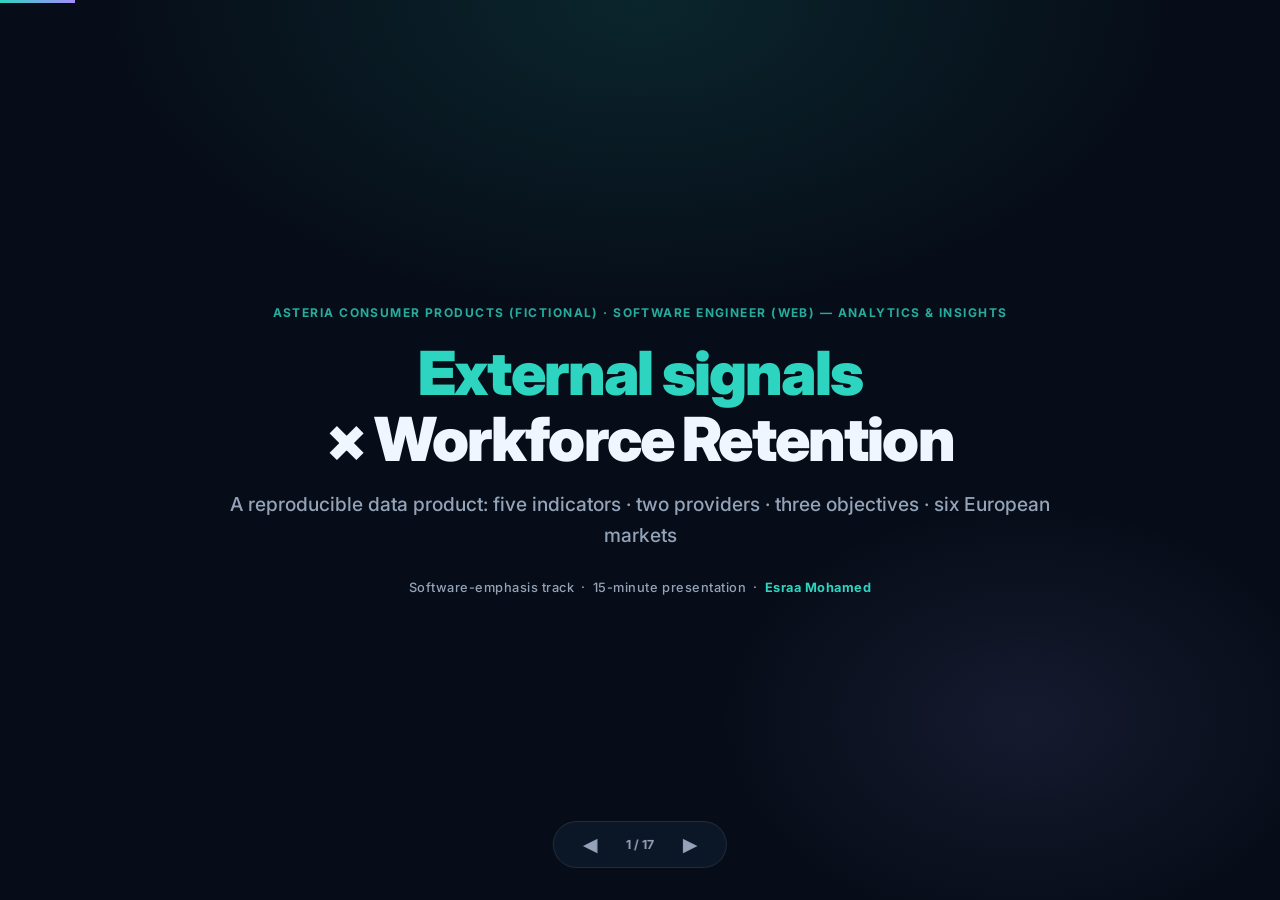
<file: presentation/slides.html>
<!DOCTYPE html>
<html lang="en">
<head>
<meta charset="UTF-8">
<meta name="viewport" content="width=device-width,initial-scale=1">
<title>Asteria Retention — Interview Presentation</title>
<link rel="preconnect" href="https://fonts.googleapis.com">
<link href="https://fonts.googleapis.com/css2?family=Inter:wght@300;400;500;600;700;800;900&display=swap" rel="stylesheet">
<style>
*, *::before, *::after { box-sizing: border-box; margin: 0; padding: 0; }

:root {
  --bg:        #060d18;
  --surface:   #0d1a2b;
  --surface2:  #112034;
  --line:      rgba(255,255,255,.09);
  --text:      #f0f6ff;
  --text2:     #94a3b8;
  --teal:      #2dd4bf;
  --teal-dim:  rgba(45,212,191,.15);
  --coral:     #ff6b5b;
  --coral-dim: rgba(255,107,91,.15);
  --amber:     #fbbf24;
  --purple:    #a78bfa;
  --blue:      #60a5fa;
}

html, body { height: 100%; overflow: hidden; }
body {
  font-family: 'Inter', system-ui, sans-serif;
  background: var(--bg);
  color: var(--text);
  user-select: none;
}

/* ── deck container ── */
#deck {
  width: 100vw;
  height: 100vh;
  position: relative;
  overflow: hidden;
}

/* ── slides ── */
.slide {
  position: absolute;
  inset: 0;
  display: flex;
  flex-direction: column;
  justify-content: center;
  align-items: flex-start;
  padding: 5vw 6vw;
  opacity: 0;
  pointer-events: none;
  transform: translateX(60px);
  transition: opacity .45s ease, transform .45s ease;
}
.slide.active {
  opacity: 1;
  pointer-events: all;
  transform: translateX(0);
}
.slide.out {
  opacity: 0;
  transform: translateX(-60px);
  transition: opacity .3s ease, transform .3s ease;
}

/* ── slide types ── */
.slide-cover { align-items: center; text-align: center; }
.slide-cover::before {
  content: '';
  position: absolute;
  inset: 0;
  background:
    radial-gradient(ellipse 60% 50% at 50% 0%, rgba(45,212,191,.12) 0%, transparent 70%),
    radial-gradient(ellipse 40% 40% at 80% 80%, rgba(167,139,250,.1) 0%, transparent 60%);
  z-index: 0;
}
.slide-cover > * { position: relative; z-index: 1; }

/* ── typography ── */
.slide-num {
  font-size: .75rem;
  font-weight: 700;
  letter-spacing: .12em;
  text-transform: uppercase;
  color: var(--teal);
  margin-bottom: 1.2rem;
  opacity: .8;
}
.part-label {
  display: inline-block;
  background: var(--teal-dim);
  color: var(--teal);
  border: 1px solid rgba(45,212,191,.3);
  border-radius: 6px;
  padding: .25rem .75rem;
  font-size: .72rem;
  font-weight: 700;
  letter-spacing: .1em;
  text-transform: uppercase;
  margin-bottom: 1rem;
}
.part-label.coral { background: var(--coral-dim); color: var(--coral); border-color: rgba(255,107,91,.3); }
.part-label.amber { background: rgba(251,191,36,.1); color: var(--amber); border-color: rgba(251,191,36,.3); }
.part-label.purple { background: rgba(167,139,250,.1); color: var(--purple); border-color: rgba(167,139,250,.3); }

h1 {
  font-size: clamp(2rem, 5vw, 3.8rem);
  font-weight: 900;
  line-height: 1.1;
  letter-spacing: -.03em;
  margin-bottom: 1rem;
}
h1 .accent { color: var(--teal); }
h2 {
  font-size: clamp(1.4rem, 3.5vw, 2.4rem);
  font-weight: 800;
  line-height: 1.2;
  letter-spacing: -.02em;
  margin-bottom: 1.2rem;
}
.sub {
  font-size: clamp(.95rem, 2vw, 1.2rem);
  color: var(--text2);
  font-weight: 500;
  line-height: 1.6;
  max-width: 72ch;
}
.meta-line {
  margin-top: 1.8rem;
  font-size: .8rem;
  color: var(--text2);
  font-weight: 500;
  letter-spacing: .04em;
}

/* ── grid layouts ── */
.two-col {
  display: grid;
  grid-template-columns: 1fr 1fr;
  gap: 1.8rem;
  width: 100%;
  margin-top: 1.2rem;
}
.three-col {
  display: grid;
  grid-template-columns: 1fr 1fr 1fr;
  gap: 1.2rem;
  width: 100%;
  margin-top: 1rem;
}
.four-col {
  display: grid;
  grid-template-columns: 1fr 1fr 1fr 1fr;
  gap: 1rem;
  width: 100%;
  margin-top: 1rem;
}

/* ── cards ── */
.card {
  background: var(--surface2);
  border: 1px solid var(--line);
  border-radius: 14px;
  padding: 1.2rem 1.4rem;
}
.card-label { font-size: .72rem; font-weight: 700; text-transform: uppercase; letter-spacing: .1em; color: var(--text2); margin-bottom: .5rem; }
.card-value { font-size: clamp(1.8rem, 3.5vw, 2.8rem); font-weight: 900; letter-spacing: -.03em; }
.card-sub { font-size: .8rem; color: var(--text2); margin-top: .3rem; font-weight: 500; }
.card.teal-border { border-color: rgba(45,212,191,.35); }
.card.coral-border { border-color: rgba(255,107,91,.4); }
.card.amber-border { border-color: rgba(251,191,36,.35); }
.card.green-border { border-color: rgba(74,222,128,.35); }

/* ── stat highlight ── */
.big-stat { font-size: clamp(3rem, 7vw, 6rem); font-weight: 900; letter-spacing: -.04em; line-height: 1; }
.big-stat.teal { color: var(--teal); }
.big-stat.coral { color: var(--coral); }
.big-stat.amber { color: var(--amber); }

/* ── table ── */
.slide-table { width: 100%; border-collapse: collapse; margin-top: 1rem; font-size: clamp(.75rem, 1.4vw, .9rem); }
.slide-table th {
  text-align: left;
  padding: .6rem .9rem;
  font-size: .7rem;
  font-weight: 700;
  text-transform: uppercase;
  letter-spacing: .09em;
  color: var(--text2);
  border-bottom: 1px solid var(--line);
}
.slide-table td {
  padding: .65rem .9rem;
  color: var(--text);
  border-bottom: 1px solid rgba(255,255,255,.04);
  vertical-align: top;
  line-height: 1.5;
}
.slide-table tr:last-child td { border-bottom: none; }
.slide-table .hit { color: #4ade80; font-weight: 700; }
.slide-table .miss { color: var(--coral); font-weight: 700; }
.slide-table code {
  background: rgba(255,255,255,.1);
  border-radius: 4px;
  padding: .1em .35em;
  font-family: ui-monospace, Consolas, monospace;
  font-size: .88em;
  color: var(--teal);
}

/* ── list ── */
.bullet-list { list-style: none; margin-top: 1rem; display: flex; flex-direction: column; gap: .7rem; }
.bullet-list li { display: flex; gap: .75rem; align-items: flex-start; font-size: clamp(.85rem, 1.5vw, 1rem); line-height: 1.55; color: var(--text2); }
.bullet-list li::before { content: '▸'; color: var(--teal); flex-shrink: 0; margin-top: .05rem; font-size: .9em; }
.bullet-list li strong { color: var(--text); font-weight: 700; }
.bullet-list li .badge {
  display: inline-block;
  border-radius: 4px;
  padding: .1em .4em;
  font-size: .78em;
  font-weight: 700;
}
.badge-teal { background: var(--teal-dim); color: var(--teal); }
.badge-coral { background: var(--coral-dim); color: var(--coral); }
.badge-amber { background: rgba(251,191,36,.12); color: var(--amber); }

/* ── code block ── */
.code-block {
  background: rgba(0,0,0,.4);
  border: 1px solid var(--line);
  border-radius: 10px;
  padding: 1rem 1.3rem;
  font-family: ui-monospace, Consolas, monospace;
  font-size: clamp(.72rem, 1.3vw, .9rem);
  color: #e2e8f0;
  line-height: 1.7;
  white-space: pre;
  overflow: auto;
  margin-top: .8rem;
}
.code-block .c-teal { color: var(--teal); }
.code-block .c-amber { color: var(--amber); }
.code-block .c-purple { color: var(--purple); }
.code-block .c-coral { color: var(--coral); }
.code-block .c-dim { color: #64748b; }

/* ── finding cards ── */
.finding { border-radius: 12px; padding: 1rem 1.2rem; border-left: 3px solid; }
.finding.hit  { background: rgba(74,222,128,.07); border-color: #4ade80; }
.finding.miss { background: var(--coral-dim); border-color: var(--coral); }
.finding.info { background: rgba(96,165,250,.07); border-color: var(--blue); }
.finding.non  { background: rgba(251,191,36,.07); border-color: var(--amber); }
.finding-title { font-size: .88rem; font-weight: 800; color: var(--text); margin-bottom: .3rem; }
.finding-body  { font-size: .8rem; color: var(--text2); line-height: 1.55; }

/* ── diagram boxes ── */
.pipeline {
  display: flex;
  align-items: center;
  gap: .5rem;
  flex-wrap: wrap;
  margin-top: 1rem;
}
.pipe-box {
  background: var(--surface2);
  border: 1px solid var(--line);
  border-radius: 9px;
  padding: .6rem 1rem;
  font-size: .78rem;
  font-weight: 700;
  color: var(--text);
  text-align: center;
}
.pipe-box.active-box { border-color: rgba(45,212,191,.4); color: var(--teal); background: var(--teal-dim); }
.pipe-arrow { color: var(--text2); font-size: 1.1rem; font-weight: 300; }

/* ── nav ── */
#nav {
  position: fixed;
  bottom: 2rem;
  left: 50%;
  transform: translateX(-50%);
  display: flex;
  align-items: center;
  gap: 1rem;
  background: rgba(13,26,43,.85);
  border: 1px solid var(--line);
  border-radius: 50px;
  padding: .6rem 1.4rem;
  backdrop-filter: blur(10px);
  z-index: 100;
}
#nav button {
  background: none;
  border: none;
  color: var(--text2);
  cursor: pointer;
  font-size: 1.2rem;
  padding: .1rem .4rem;
  border-radius: 6px;
  transition: color .2s, background .2s;
}
#nav button:hover { color: var(--text); background: rgba(255,255,255,.08); }
#slide-counter {
  font-size: .78rem;
  font-weight: 700;
  color: var(--text2);
  min-width: 5ch;
  text-align: center;
}
#progress-bar {
  position: fixed;
  top: 0;
  left: 0;
  height: 3px;
  background: linear-gradient(90deg, var(--teal), var(--purple));
  transition: width .4s ease;
  z-index: 200;
}

/* ── part divider ── */
.part-divider {
  background: var(--surface);
  border-left: 4px solid var(--teal);
  border-radius: 0 12px 12px 0;
  padding: .5rem 1.2rem;
  font-size: .75rem;
  font-weight: 700;
  letter-spacing: .08em;
  text-transform: uppercase;
  color: var(--teal);
  margin-bottom: 1.2rem;
  display: inline-block;
}
.part-divider.coral { border-color: var(--coral); color: var(--coral); }
.part-divider.amber { border-color: var(--amber); color: var(--amber); }
.part-divider.purple { border-color: var(--purple); color: var(--purple); }

/* ── separator ── */
hr.slide-hr { border: none; border-top: 1px solid var(--line); margin: 1rem 0; }
</style>
</head>
<body>

<div id="progress-bar"></div>
<div id="deck"></div>

<nav id="nav" aria-label="Slide navigation">
  <button id="btn-prev" aria-label="Previous slide">◀</button>
  <span id="slide-counter">1 / 1</span>
  <button id="btn-next" aria-label="Next slide">▶</button>
</nav>

<script>
const SLIDES = [

// ── 00 Cover ──────────────────────────────────────────────────────────────────
{type:'cover', html:`
<div class="slide-num">Asteria Consumer Products (fictional) · Software Engineer (Web) — Analytics & Insights</div>
<h1><span class="accent">External signals</span><br>× Workforce Retention</h1>
<p class="sub">A reproducible data product: five indicators · two providers · three objectives · six European markets</p>
<p class="meta-line">Software-emphasis track &nbsp;·&nbsp; 15-minute presentation &nbsp;·&nbsp; <strong style="color:var(--teal)">Esraa Mohamed</strong></p>
`},

// ── 01 The Question ───────────────────────────────────────────────────────────
{html:`
<div class="part-divider">Part 1 · Problem refinement · 3 min</div>
<h2>The question leaders asked</h2>
<p class="sub" style="margin-bottom:1.2rem">Can public labour-market and macroeconomic signals add useful context to our three retention objectives across six European markets?</p>
<div class="three-col">
  <div class="card teal-border">
    <div class="card-label">Objective 1</div>
    <div style="font-size:1.05rem;font-weight:800;color:var(--teal)">New-hire 6M retention</div>
    <div class="card-sub">Target ≥ 86%</div>
  </div>
  <div class="card coral-border">
    <div class="card-label">Objective 2</div>
    <div style="font-size:1.05rem;font-weight:800;color:var(--coral)">Senior-hire 12M retention</div>
    <div class="card-sub">Target ≥ 90%</div>
  </div>
  <div class="card teal-border">
    <div class="card-label">Objective 3</div>
    <div style="font-size:1.05rem;font-weight:800;color:var(--teal)">Regretted turnover 12M</div>
    <div class="card-sub">Target ≤ 7.5%</div>
  </div>
</div>
<ul class="bullet-list" style="margin-top:1.2rem">
  <li><strong>Deliverable:</strong> a reproducible data pipeline + an interactive dashboard</li>
  <li><strong>Track:</strong> software emphasis — depth over breadth; tradeoffs documented</li>
  <li><strong>Scope principle:</strong> one coherent vertical slice, runnable end-to-end, with everything left out stated explicitly</li>
</ul>
`},

// ── 02 Narrowing decisions ─────────────────────────────────────────────────────
{html:`
<div class="part-divider">Part 1 · Problem refinement</div>
<h2>How I narrowed the brief</h2>
<p class="sub" style="margin-bottom:.8rem">Every ambiguity below was written down <em>before</em> any code was written, with the consequence of each choice.</p>
<table class="slide-table">
  <thead><tr><th>Ambiguity</th><th>My decision</th><th>Consequence</th></tr></thead>
  <tbody>
    <tr><td>Who is a "senior hire"?</td><td><code>career_level == "Senior Leader"</code> only</td><td>Manager and Sr Mgmt excluded; documented risk ≤10 rows</td></tr>
    <tr><td>"Sr Mgmt" (10 rows)</td><td>Kept as own category, flagged, not merged</td><td>Could understate denominator by 0.4% — stated openly</td></tr>
    <tr><td>Immature cohorts (hired &lt; N months ago)</td><td>Excluded from denominator, not counted as failure</td><td>Appear in <code>immature</code> count on every metric result</td></tr>
    <tr><td>Turnover denominator</td><td>Average headcount: (start + end) ÷ 2</td><td>Standard auditable proxy; off if headcount is non-linear</td></tr>
    <tr><td>Blank <code>regretted_exit</code></td><td>Not counted as regretted; reported as "unknown_regret"</td><td>Never inflates or deflates rate silently</td></tr>
    <tr><td>Dirty rows (unknown country, duplicates)</td><td>Flagged, never deleted</td><td>Visible in quality report; exclusions always auditable</td></tr>
    <tr><td>Frequency mixing (monthly vs quarterly)</td><td>Monthly → quarterly mean; never forward-filled</td><td>Prevents one quarterly reading appearing as 3 monthly ones</td></tr>
  </tbody>
</table>
`},

// ── 03 Scope cuts ──────────────────────────────────────────────────────────────
{html:`
<div class="part-divider">Part 1 · Problem refinement</div>
<h2>Deliberate scope cuts</h2>
<p class="sub">A deliberate cut with a written reason is stronger evidence than an unfinished broad solution.</p>
<div class="two-col" style="margin-top:1.2rem">
  <div class="card">
    <div class="card-label" style="color:var(--coral)">❌ Not built</div>
    <ul class="bullet-list" style="margin-top:.5rem">
      <li><strong>Attrition prediction model</strong> — brief asks for association, not prediction; small synthetic data is a poor basis for a model presented as decision-ready</li>
      <li><strong>Power BI .pbix deliverable</strong> — HTML dashboard chosen; versionable, testable with the same toolchain, no proprietary app needed for review</li>
      <li><strong>Live API in CI tests</strong> — tests use checked-in replay fixtures; deterministic and network-independent</li>
    </ul>
  </div>
  <div class="card teal-border">
    <div class="card-label" style="color:var(--teal)">✅ One command, end-to-end</div>
    <div class="code-block" style="margin-top:.5rem"><span class="c-dim"># Install once</span>
pip install -e ".[dev]"

<span class="c-dim"># Run everything</span>
python -m asteria_retention run \
  --source fixtures

<span class="c-dim"># Then open in browser</span>
dashboard/index.html</div>
  </div>
</div>
`},

// ── 04 Pipeline overview ───────────────────────────────────────────────────────
{html:`
<div class="part-divider coral">Part 2 · Architecture, lineage, reliability · 5 min</div>
<h2>Pipeline stages</h2>
<div class="pipeline">
  <div class="pipe-box active-box">Research</div><div class="pipe-arrow">→</div>
  <div class="pipe-box active-box">Ingest</div><div class="pipe-arrow">→</div>
  <div class="pipe-box active-box">Curate</div><div class="pipe-arrow">→</div>
  <div class="pipe-box active-box">Analyse</div><div class="pipe-arrow">→</div>
  <div class="pipe-box active-box">Explain</div>
</div>
<div class="two-col" style="margin-top:1.2rem">
  <div>
    <div class="code-block"><span class="c-dim">## Data sources</span>
data/raw/                 <span class="c-dim"># HR CSV (SHA-256 verified)</span>
data/external_raw/        <span class="c-dim"># live API snapshots</span>
data/fixtures/            <span class="c-dim"># offline replay (no network)</span>

<span class="c-dim">## Providers</span>
<span class="c-teal">Eurostat</span>  →  3 indicators (M, Q)
<span class="c-amber">World Bank</span> →  2 indicators (A)</div>
  </div>
  <div>
    <ul class="bullet-list">
      <li><strong>5 indicators</strong> across 2 providers — 4 lenses: labour supply · demand · cost-of-living · economic cycle</li>
      <li><strong>6 countries</strong>: BG, GR, IE, IT, PL, RO</li>
      <li><strong>3 objectives</strong>: cohort retention (×2) + workforce turnover</li>
      <li><strong>~3 years</strong> of history in fixtures; full history on live run</li>
    </ul>
  </div>
</div>
`},

// ── 05 Adapter boundary ────────────────────────────────────────────────────────
{html:`
<div class="part-divider coral">Part 2 · Architecture</div>
<h2>Adapter boundary — the key software decision</h2>
<p class="sub">Only one module per provider knows that provider's API. Adding a third provider = one new file.</p>
<div class="two-col" style="margin-top:1rem">
  <div class="code-block"><span class="c-dim">## Module responsibility</span>

<span class="c-teal">eurostat_client.py</span>
  - API URL pattern
  - "EL" → "GR" geo translation
  - dataset codes (une_rt_m, etc.)
  - prefer{} fallback for schema changes

<span class="c-amber">worldbank_client.py</span>
  - ISO-3 country codes (GRC, ROU…)
  - WB URL format & pagination
  - annual value parsing

<span class="c-purple">ingestion/service.py</span>
  - dispatcher: reads provider from config
  - picks the right client
  - isolates failures per indicator</div>
  <div>
    <div class="card" style="margin-bottom:1rem">
      <div class="card-label">Greece geo alias — handled once</div>
      <div class="code-block" style="margin-top:.4rem">COUNTRIES = {
  <span class="c-teal">"GR"</span>: Country(
    iso2=<span class="c-teal">"GR"</span>, eurostat_geo=<span class="c-amber">"EL"</span>
  ),
  ...
}</div>
    </div>
    <div class="card">
      <div class="card-label">Domain layer never sees provider names</div>
      <div style="font-size:.82rem;color:var(--text2);margin-top:.4rem">
        <code>retention_metrics.py</code>, <code>temporal_alignment.py</code>, and
        the dashboard <strong>have no import of any ingestion module</strong>.
        The boundary is enforced by the package structure.
      </div>
    </div>
  </div>
</div>
`},

// ── 06 Reliability ─────────────────────────────────────────────────────────────
{html:`
<div class="part-divider coral">Part 2 · Architecture</div>
<h2>Reliability choices</h2>
<div class="two-col" style="margin-top:1rem">
  <table class="slide-table">
    <thead><tr><th>Concern</th><th>Implementation</th></tr></thead>
    <tbody>
      <tr><td><strong>Network failure</strong></td><td>Retries with exponential backoff; failed indicator logs a warning and continues — does not abort the run</td></tr>
      <tr><td><strong>Offline review</strong></td><td>Bundled replay fixtures for all 5 indicators; <code>--source fixtures</code> = fully deterministic, no network</td></tr>
      <tr><td><strong>Future data leakage</strong></td><td>Every observation carries <code>available_from = period_end + lag_days</code>; as-of join only uses values where <code>available_from ≤ eval_date</code></td></tr>
      <tr><td><strong>Frequency integrity</strong></td><td>Monthly values never forward-filled into fake monthly rows; each observation keeps its native period label</td></tr>
      <tr><td><strong>Stale values</strong></td><td>Each indicator has <code>max_age_days</code>; too-old observations excluded from the association panel</td></tr>
      <tr><td><strong>API schema change</strong></td><td><code>prefer{}</code> fallback in config accepts both old and new Eurostat dimension codes</td></tr>
    </tbody>
  </table>
  <div>
    <div class="code-block"><span class="c-dim"># anti-leakage assertion (temporal_alignment.py)</span>
def assert_no_future_information(joined):
    bad = joined[
        joined[<span class="c-teal">"ind_available_from"</span>]
        > joined[<span class="c-teal">"eval_date"</span>]
    ]
    if not bad.empty:
        raise ContractViolation(<span class="c-amber">
          f"Future info in {len(bad)} rows"</span>
        )</div>
    <div style="margin-top:.8rem;font-size:.8rem;color:var(--text2)">
      This assertion runs on every pipeline run. It cannot be skipped.
      If it fails, the run aborts with a clear error.
    </div>
  </div>
</div>
`},

// ── 07 Quality ────────────────────────────────────────────────────────────────
{html:`
<div class="part-divider coral">Part 2 · Architecture</div>
<h2>Quality and lineage — 0 rows deleted</h2>
<div class="two-col" style="margin-top:1rem">
  <div>
    <p class="sub" style="font-size:.9rem;margin-bottom:.8rem">Every problem is flagged and kept. The <code>is_clean_for_analysis</code> boolean is the single gate used by all three objectives.</p>
    <table class="slide-table">
      <thead><tr><th>Flag</th><th>Severity</th></tr></thead>
      <tbody>
        <tr><td><code>unknown_country_code</code></td><td style="color:var(--coral)">Blocking</td></tr>
        <tr><td><code>duplicate_employee_id</code></td><td style="color:var(--coral)">Blocking</td></tr>
        <tr><td><code>missing_hire_date</code></td><td style="color:var(--coral)">Blocking</td></tr>
        <tr><td><code>nonstandard_career_level_kept_separate</code></td><td style="color:var(--amber)">Info</td></tr>
        <tr><td><code>termination_missing_type</code></td><td style="color:var(--amber)">Info</td></tr>
        <tr><td><code>unknown_regret</code></td><td style="color:var(--amber)">Info</td></tr>
      </tbody>
    </table>
  </div>
  <div>
    <div class="card" style="margin-bottom:.8rem">
      <div class="card-label">Lineage chain</div>
      <div class="code-block" style="margin-top:.4rem">data/raw/employee_lifecycle_events.csv
    ↓  curate/canonicalize.py
data/curated/canonical_events.csv
    ↓  domain/retention_metrics.py
data/curated/fact_objective_series.csv
    ↓  reporting/dashboard_data.py
dashboard/index.html  (embedded JSON)</div>
    </div>
    <div class="card">
      <div class="card-label">SQL cross-check (DuckDB)</div>
      <div style="font-size:.82rem;color:var(--text2);margin-top:.4rem">Independently recomputes <code>NEW_HIRE_6M</code> in SQL. Must match pandas exactly or the run fails. SQL and pandas cannot both be wrong the same way.</div>
    </div>
  </div>
</div>
`},

// ── 08 Tests ──────────────────────────────────────────────────────────────────
{html:`
<div class="part-divider coral">Part 2 · Architecture</div>
<h2>6 tests — all passing</h2>
<table class="slide-table" style="margin-top:.8rem">
  <thead><tr><th>Test</th><th>What it guards</th></tr></thead>
  <tbody>
    <tr><td><code>test_manifest_verification</code></td><td>Input files have correct SHA-256 before any processing starts</td></tr>
    <tr><td><code>test_events_curation_clean_flags</code></td><td>Country aliasing (EL→GR, ROM→RO), quality flags set correctly, <code>is_clean_for_analysis</code> gate</td></tr>
    <tr><td><code>test_no_future_information_in_panel</code></td><td><code>available_from > eval_date</code> never reaches the association panel — the anti-leakage invariant</td></tr>
    <tr><td><code>test_retention_metrics_ranges</code></td><td>All metric values in [0, 1]; denominator > 0 whenever value is not None</td></tr>
    <tr><td><code>test_association_non_findings_recorded</code></td><td><code>SENIOR_HIRE_12M</code> appears with <code>insufficient_n = True</code> — explicit non-finding is documented</td></tr>
    <tr><td><code>test_sql_cross_check</code></td><td>DuckDB SQL reproduction of <code>NEW_HIRE_6M</code> matches pandas result to zero tolerance</td></tr>
  </tbody>
</table>
<div style="margin-top:1rem;font-size:.82rem;color:var(--text2)">Run with: <code style="background:rgba(255,255,255,.1);padding:.1em .4em;border-radius:4px;color:var(--teal)">pytest tests/ -v</code> &nbsp; All 6 pass in &lt;12 seconds, no network required.</div>
`},

// ── 09 Results ────────────────────────────────────────────────────────────────
{html:`
<div class="part-divider amber">Part 3 · Dashboard & findings · 4 min</div>
<h2>Results vs targets</h2>
<div class="three-col" style="margin-top:1rem">
  <div class="card teal-border">
    <div class="card-label">New-hire 6M retention</div>
    <div class="big-stat teal">87.1%</div>
    <div class="card-sub">Target ≥ 86% &nbsp;·&nbsp; n = 1,808 mature hires</div>
    <div style="margin-top:.6rem"><span class="badge badge-teal">✅ On target</span></div>
  </div>
  <div class="card coral-border">
    <div class="card-label">Senior-hire 12M retention</div>
    <div class="big-stat coral">78.0%</div>
    <div class="card-sub">Target ≥ 90% &nbsp;·&nbsp; n = 259 mature hires</div>
    <div style="margin-top:.6rem"><span class="badge badge-coral">❌ –12 pp gap</span></div>
  </div>
  <div class="card teal-border">
    <div class="card-label">Regretted turnover 12M</div>
    <div class="big-stat teal">5.1%</div>
    <div class="card-sub">Target ≤ 7.5% &nbsp;·&nbsp; n = 1,570</div>
    <div style="margin-top:.6rem"><span class="badge badge-teal">✅ On target</span></div>
  </div>
</div>
<p class="sub" style="margin-top:1rem;font-size:.85rem">48 Senior Leaders hired in 2025 are still within their 12-month window — excluded as immature, not counted as failures.</p>
`},

// ── 10 Finding 1 ──────────────────────────────────────────────────────────────
{html:`
<div class="part-divider amber">Part 3 · Findings</div>
<h2>Finding 1 — Senior-hire attrition is structural</h2>
<div class="two-col" style="margin-top:1rem">
  <div>
    <div class="finding miss">
      <div class="finding-title">78.0% vs ≥ 90% target — a 12 pp gap. Every country misses.</div>
      <div class="finding-body">57 of 259 mature Senior Leaders left within 12 months of joining.</div>
    </div>
    <div style="margin-top:1rem">
      <table class="slide-table">
        <thead><tr><th>Country</th><th>Rate</th><th>n</th></tr></thead>
        <tbody>
          <tr><td>Bulgaria (BG)</td><td class="miss">72.0%</td><td>50</td></tr>
          <tr><td>Poland (PL)</td><td class="miss">75.6%</td><td>45</td></tr>
          <tr><td>Ireland (IE)</td><td class="miss">79.4%</td><td>34</td></tr>
          <tr><td>Greece (GR)</td><td class="miss">79.6%</td><td>54</td></tr>
          <tr><td>Romania (RO)</td><td class="miss">80.0%</td><td>35</td></tr>
          <tr><td>Italy (IT)</td><td class="miss">82.9%</td><td>41</td></tr>
        </tbody>
      </table>
    </div>
  </div>
  <div>
    <div class="card coral-border">
      <div class="card-label">Key diagnostic: when do they leave?</div>
      <div class="big-stat coral" style="font-size:3.5rem">3.8 mo</div>
      <div class="card-sub">Median months-to-exit (mean 5.0 mo, min 0.4 mo)</div>
    </div>
    <ul class="bullet-list" style="margin-top:.8rem">
      <li><strong>Fast attrition</strong>, not late-stage departures — points to onboarding/role-fit, not long-term culture</li>
      <li>Exits spread evenly across 4 hire cohorts: 2021(17) · 2022(15) · 2023(13) · 2024(12)</li>
      <li>Of 57 leavers: 23 regretted, 33 non-regretted, 1 unknown — majority is <em>voluntary</em></li>
    </ul>
  </div>
</div>
`},

// ── 11 Finding 2 + 3 ─────────────────────────────────────────────────────────
{html:`
<div class="part-divider amber">Part 3 · Findings</div>
<h2>Findings 2 &amp; 3</h2>
<div class="two-col" style="margin-top:1rem">
  <div>
    <div class="finding info">
      <div class="finding-title">Finding 2 — Tight country consistency: only 3.7 pp spread on new-hire retention</div>
      <div class="finding-body">All 6 countries cluster tightly between 85.1% (Romania) and 88.8% (Poland). 5 of 6 countries beat the ≥ 86% target, with Romania just 0.9 pp below. New-hire onboarding is structurally solid across all European markets.</div>
    </div>
    <div class="finding hit" style="margin-top:.8rem">
      <div class="finding-title">Finding 3 — Regretted turnover is well-controlled</div>
      <div class="finding-body">5.1% overall, well below the 7.5% ceiling. Supply Chain BU lowest (4.4%), Finance highest (6.4%). All business units and countries are comfortably on target.</div>
    </div>
  </div>
  <div>
    <div class="finding non">
      <div class="finding-title">Explicit non-finding — SENIOR_HIRE_12M associations skipped</div>
      <div class="finding-body">
        Senior-hire cohorts average <strong>2–3 people per country per quarter</strong> — well below the minimum of 8 pairs for any correlation.<br><br>
        This is a structural data-density limitation, not a gap in analysis.<br><br>
        <em>A documented non-finding is better evidence than a fabricated one.</em>
      </div>
    </div>
  </div>
</div>
`},

// ── 12 Dashboard ─────────────────────────────────────────────────────────────
{html:`
<div class="part-divider amber">Part 3 · Dashboard</div>
<h2>Dashboard — four sections, one self-contained file</h2>
<div class="four-col" style="margin-top:1rem">
  <div class="card teal-border">
    <div class="card-label">01 Explore</div>
    <ul class="bullet-list" style="margin-top:.4rem">
      <li>KPI status cards</li>
      <li>Country / BU breakdown with progress bars</li>
      <li>Period range filter</li>
      <li>Cohort exclusion audit</li>
    </ul>
  </div>
  <div class="card" style="border-color:rgba(96,165,250,.35)">
    <div class="card-label">02 Understand</div>
    <ul class="bullet-list" style="margin-top:.4rem">
      <li>Canvas trend chart</li>
      <li>Retention vs external signal overlay</li>
      <li>Indicator coverage with docs links</li>
      <li>Age-to-as-of shown</li>
    </ul>
  </div>
  <div class="card" style="border-color:rgba(167,139,250,.35)">
    <div class="card-label">03 Challenge</div>
    <ul class="bullet-list" style="margin-top:.4rem">
      <li>Findings grid</li>
      <li>Full correlation table</li>
      <li>Bonferroni-corrected p values</li>
      <li>Explicit non-findings</li>
    </ul>
  </div>
  <div class="card amber-border">
    <div class="card-label">04 Trust</div>
    <ul class="bullet-list" style="margin-top:.4rem">
      <li>Quality flags + treatments</li>
      <li>Sources: licence, cadence, lag</li>
      <li>Methodology decisions</li>
      <li>Freshness / ingestion status</li>
    </ul>
  </div>
</div>
<ul class="bullet-list" style="margin-top:1rem">
  <li><strong>No server needed</strong> — single HTML file, data embedded as JSON</li>
  <li><strong>Accessible</strong> — semantic HTML, ARIA roles, skip link, keyboard-navigable tabs</li>
  <li><strong>Graceful empty states</strong> — every table handles "no data" without crashing</li>
</ul>
`},

// ── 13 AI usage ───────────────────────────────────────────────────────────────
{html:`
<div class="part-divider purple">Part 4 · Tradeoffs, AI, next steps · 3 min</div>
<h2>How I used AI — Cursor + Claude Sonnet</h2>
<div class="two-col" style="margin-top:1rem">
  <div>
    <div class="card" style="margin-bottom:.8rem">
      <div class="card-label" style="color:var(--teal)">✅ Accepted from AI</div>
      <ul class="bullet-list" style="margin-top:.4rem">
        <li>Fisher-z confidence intervals on Pearson r</li>
        <li>Within-country demeaned Pearson as a stricter test</li>
        <li>Canvas 2D chart instead of a charting library dependency</li>
      </ul>
    </div>
    <div class="card">
      <div class="card-label" style="color:var(--coral)">❌ Rejected AI suggestions</div>
      <ul class="bullet-list" style="margin-top:.4rem">
        <li>Build whole pipeline in one pass (done in verified stages instead)</li>
        <li>Merge "Sr Mgmt" into "Senior Leader" (rejected twice)</li>
        <li>Default zero-denominator to 0.0 (changed to None)</li>
      </ul>
    </div>
  </div>
  <div>
    <div class="card coral-border">
      <div class="card-label" style="color:var(--coral)">4 real bugs caught — none hidden</div>
      <ul class="bullet-list" style="margin-top:.4rem">
        <li><code>numpy.bool_</code> not <code>is</code>-comparable to Python <code>True</code></li>
        <li>Test evaluation date was inside the publication lag window</li>
        <li><code>regretted_exit</code> string → bool upcast on CSV re-read</li>
        <li>Eurostat changed <code>indic_em</code> code from JOBRATE → JVR (0 results, no error)</li>
      </ul>
    </div>
  </div>
</div>
`},

// ── 14 Tradeoffs ──────────────────────────────────────────────────────────────
{html:`
<div class="part-divider purple">Part 4 · Tradeoffs</div>
<h2>Explicit tradeoffs</h2>
<table class="slide-table" style="margin-top:1rem">
  <thead><tr><th>Decision</th><th>Alternative considered</th><th>Why I chose this</th></tr></thead>
  <tbody>
    <tr><td>HTML dashboard</td><td>Power BI .pbix</td><td>Versionable, testable in CI, no proprietary tool for reviewers</td></tr>
    <tr><td>Fixtures for CI tests</td><td>Live API in tests</td><td>Deterministic, network-independent, fast (&lt;12 s)</td></tr>
    <tr><td>Conservative publication lags</td><td>Exact Eurostat release calendar</td><td>Calendar needs network; erring cautious prevents leakage</td></tr>
    <tr><td>"Senior Leader" only for SENIOR_HIRE_12M</td><td>Include Manager / Sr Mgmt</td><td>Cannot assume equivalence without confirmation; documented risk</td></tr>
    <tr><td>Pearson + Spearman + within-country</td><td>Pearson only</td><td>Within-country demeaning is stricter; acknowledges country fixed effects</td></tr>
    <tr><td>None for zero-denominator</td><td>Return 0.0</td><td>Empty cohort ≠ 0% retention; conflating the two misrepresents the data</td></tr>
  </tbody>
</table>
<p class="sub" style="margin-top:.8rem;font-size:.82rem"><strong>Remaining risk:</strong> Publication-lag values are estimates, not verified against the live release calendar. The HICP dataset (<code>prc_hicp_manr</code>) is deprecated by Eurostat — one-line fix in <code>config.py</code>.</p>
`},

// ── 15 Next steps ─────────────────────────────────────────────────────────────
{html:`
<div class="part-divider purple">Part 4 · Next steps</div>
<h2>What's next — given more time</h2>
<div class="two-col" style="margin-top:1rem">
  <ul class="bullet-list">
    <li><strong>Run against live APIs</strong> — produce real associations with proper uncertainty bands, not fixture-run demonstrations</li>
    <li><strong>Migrate HICP to <code>prc_hicp_minr</code></strong> — Eurostat's replacement dataset; one-line change in <code>config.py</code></li>
    <li><strong>Revision detection</strong> — compare newly fetched periods against last stored value; alert on unexpected backward revisions</li>
    <li><strong>Exit-reason data</strong> — a single field (resignation / redundancy / performance) would turn the Senior Leader attrition finding from inference into evidence</li>
  </ul>
  <div>
    <div class="card">
      <div class="card-label">Production path</div>
      <div class="code-block" style="margin-top:.4rem"><span class="c-teal">ADF</span>  →  orchestration + scheduling
  ↓
<span class="c-amber">Databricks</span>
  raw layer  (landed JSON)
  curated layer  (canonical)
  gold layer  (metrics, panel)
  ↓
<span class="c-purple">Power BI</span>  →  live-refresh dashboard
  + <span class="c-teal">Key Vault</span>  for future keyed APIs
  + <span class="c-coral">Alerting</span>  on partial failure</div>
      <div style="font-size:.75rem;color:var(--text2);margin-top:.4rem">Full diagram in <code>docs/architecture.md</code></div>
    </div>
  </div>
</div>
`},

// ── 16 Closing ────────────────────────────────────────────────────────────────
{type:'cover', html:`
<div class="slide-num">Thank you</div>
<h1>Ready for <span class="accent">Q&amp;A</span></h1>
<p class="sub" style="margin-top:.8rem">The dashboard is open at <code style="color:var(--teal);background:rgba(45,212,191,.1);padding:.1em .5em;border-radius:5px">dashboard/index.html</code></p>
<p class="sub" style="margin-top:.5rem">All code, tests, and docs are in the repository — ready to navigate any function live.</p>
<div class="four-col" style="margin-top:2rem;max-width:700px">
  <div class="card teal-border" style="text-align:center">
    <div class="big-stat teal" style="font-size:2.2rem">87.1%</div>
    <div class="card-sub">New-hire 6M</div>
  </div>
  <div class="card coral-border" style="text-align:center">
    <div class="big-stat coral" style="font-size:2.2rem">78.0%</div>
    <div class="card-sub">Senior 12M</div>
  </div>
  <div class="card teal-border" style="text-align:center">
    <div class="big-stat teal" style="font-size:2.2rem">5.1%</div>
    <div class="card-sub">Turnover</div>
  </div>
  <div class="card" style="text-align:center;border-color:rgba(96,165,250,.35)">
    <div class="big-stat" style="font-size:2.2rem;color:var(--blue)">6/6</div>
    <div class="card-sub">Tests passing</div>
  </div>
</div>
`},

]; // end SLIDES

// ── render ──────────────────────────────────────────────────────────────────
const deck = document.getElementById('deck');
const counter = document.getElementById('slide-counter');
const bar = document.getElementById('progress-bar');
let current = 0;
const els = [];

SLIDES.forEach((s, i) => {
  const div = document.createElement('div');
  div.className = 'slide' + (s.type === 'cover' ? ' slide-cover' : '');
  div.innerHTML = s.html;
  div.setAttribute('aria-label', 'Slide ' + (i + 1));
  deck.appendChild(div);
  els.push(div);
});

function goTo(n) {
  const prev = current;
  current = Math.max(0, Math.min(SLIDES.length - 1, n));
  if (prev === current) return;
  els[prev].classList.add('out');
  setTimeout(() => { els[prev].classList.remove('active', 'out'); }, 320);
  els[current].classList.add('active');
  counter.textContent = (current + 1) + ' / ' + SLIDES.length;
  bar.style.width = ((current + 1) / SLIDES.length * 100) + '%';
}

// init
els[0].classList.add('active');
counter.textContent = '1 / ' + SLIDES.length;
bar.style.width = (1 / SLIDES.length * 100) + '%';

document.getElementById('btn-prev').addEventListener('click', () => goTo(current - 1));
document.getElementById('btn-next').addEventListener('click', () => goTo(current + 1));
document.addEventListener('keydown', e => {
  if (e.key === 'ArrowRight' || e.key === ' ' || e.key === 'PageDown') { e.preventDefault(); goTo(current + 1); }
  if (e.key === 'ArrowLeft' || e.key === 'PageUp') { e.preventDefault(); goTo(current - 1); }
  if (e.key === 'Home') goTo(0);
  if (e.key === 'End') goTo(SLIDES.length - 1);
});
</script>
</body>
</html>
</file>
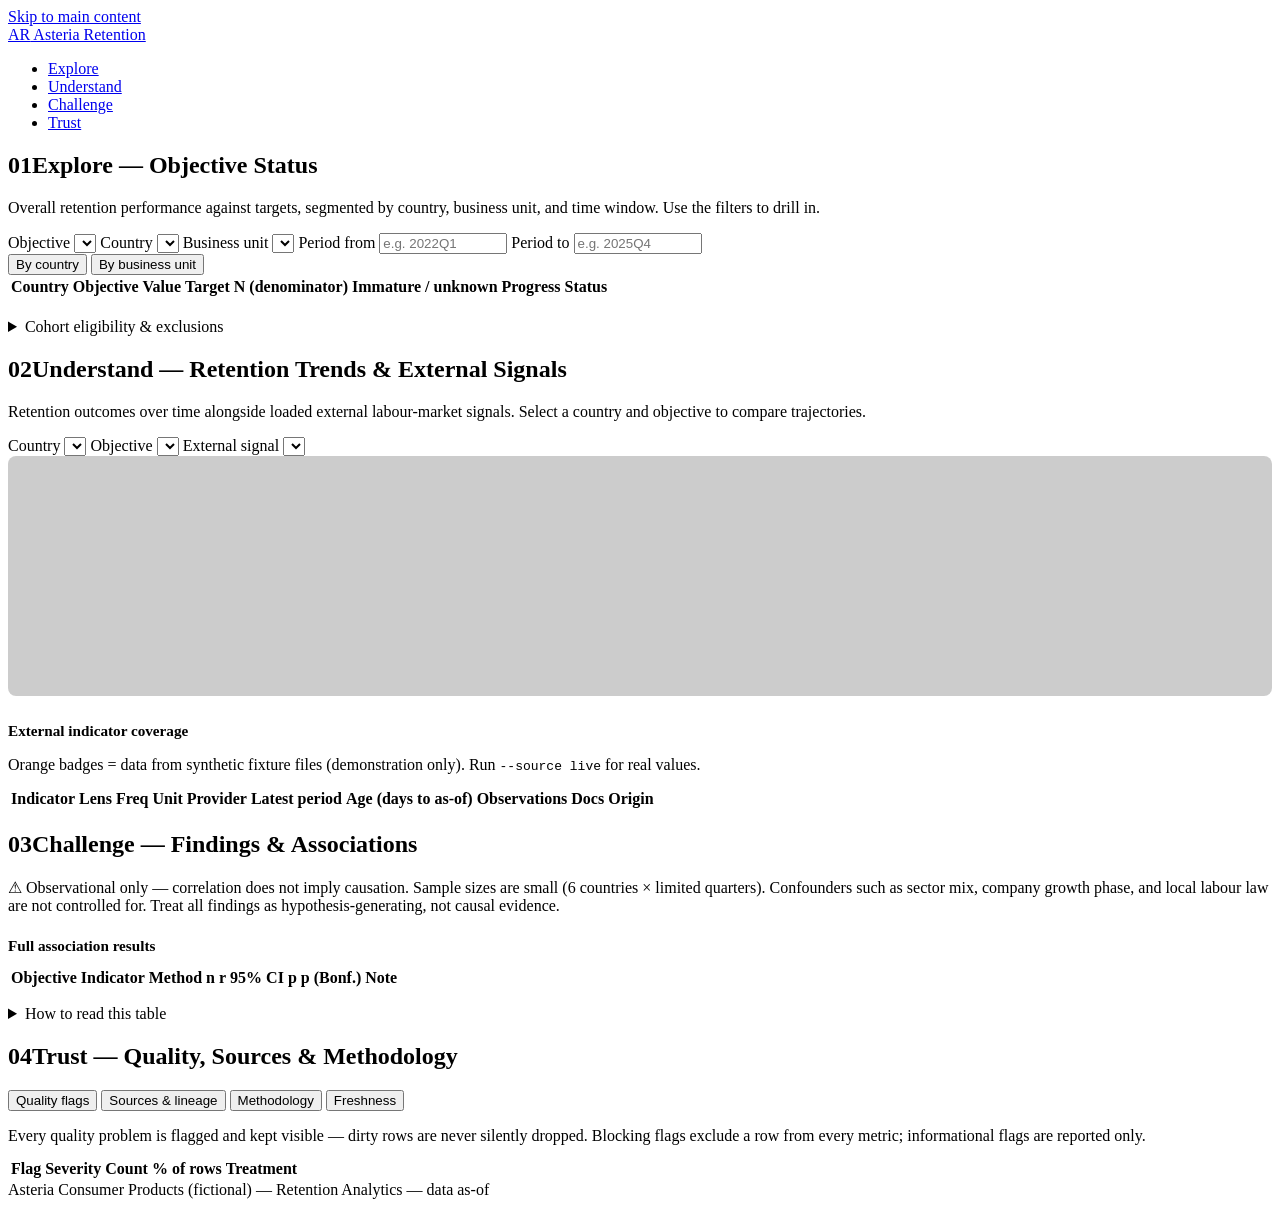
<file: dashboard/src/template.html>
<!DOCTYPE html>
<html lang="en">
<head>
<meta charset="UTF-8">
<meta name="viewport" content="width=device-width,initial-scale=1">
<title>Asteria — Workforce Retention Analytics</title>
<meta name="description" content="External labour-market signals versus workforce retention objectives across six European markets.">
<link rel="preconnect" href="https://fonts.googleapis.com">
<link rel="preconnect" href="https://fonts.gstatic.com" crossorigin>
<link href="https://fonts.googleapis.com/css2?family=Inter:wght@400;500;600;700;800&display=swap" rel="stylesheet">
<style>
/* INLINE_CSS */
</style>
</head>
<body>
<a href="#main" class="skip-link">Skip to main content</a>

<header class="topbar">
  <div class="topbar-inner">
    <a href="#" class="brand">
      <span class="brand-icon">AR</span>
      Asteria Retention
    </a>
    <nav aria-label="Dashboard sections">
      <ul class="nav-links">
        <li><a href="#explore"    id="nav-explore">Explore</a></li>
        <li><a href="#understand" id="nav-understand">Understand</a></li>
        <li><a href="#challenge"  id="nav-challenge">Challenge</a></li>
        <li><a href="#trust"      id="nav-trust">Trust</a></li>
      </ul>
    </nav>
    <span class="topbar-meta" id="run-meta"></span>
  </div>
</header>

<main id="main">
  <!-- Screen-reader announcement: updated by JS whenever filters change -->
  <p id="filter-status" role="status" aria-live="polite" class="sr-only"></p>

  <!-- Error state: shown by JS if the embedded data cannot be parsed -->
  <div id="data-error" hidden aria-live="assertive" role="alert" class="data-error-banner">
    <strong>Dashboard data could not be loaded.</strong>
    <span id="data-error-detail"></span>
    Rebuild it by running <code>run dash</code> (or <code>python -m asteria_retention build-dashboard</code>)
    and reopen this page.
  </div>

  <div id="notices"></div>

  <!-- ── 01 EXPLORE ── -->
  <section id="explore" class="panel" aria-labelledby="explore-heading">
    <div class="panel-head">
      <h2 id="explore-heading"><span class="section-badge" aria-hidden="true">01</span>Explore — Objective Status</h2>
    </div>
    <p class="panel-lead">Overall retention performance against targets, segmented by country, business unit, and time window. Use the filters to drill in.</p>

    <!-- headline stat cards -->
    <div class="stat-grid" id="stat-cards" aria-label="Retention objective headline results"></div>

    <!-- filters -->
    <div class="filter-bar" role="search" aria-label="Filter objective breakdown">
      <label for="sel-objective">Objective
        <select id="sel-objective"></select>
      </label>
      <label for="sel-country">Country
        <select id="sel-country"></select>
      </label>
      <label for="sel-bu">Business unit
        <select id="sel-bu"></select>
      </label>
      <label for="sel-period-from">Period from
        <input type="text" id="sel-period-from" placeholder="e.g. 2022Q1" style="max-width:120px">
      </label>
      <label for="sel-period-to">Period to
        <input type="text" id="sel-period-to" placeholder="e.g. 2025Q4" style="max-width:120px">
      </label>
    </div>

    <!-- tab: by country / by BU -->
    <div class="tab-bar" role="tablist" aria-label="Breakdown view">
      <button class="tab-btn active" role="tab" aria-selected="true"  id="tab-country" aria-controls="pane-country">By country</button>
      <button class="tab-btn"        role="tab" aria-selected="false" id="tab-bu"      aria-controls="pane-bu">By business unit</button>
    </div>
    <div id="pane-country" role="tabpanel" aria-labelledby="tab-country">
      <div class="table-wrap"><table id="tbl-country" aria-label="Retention by country">
        <thead><tr><th>Country</th><th>Objective</th><th>Value</th><th>Target</th><th>N (denominator)</th><th>Immature / unknown</th><th>Progress</th><th>Status</th></tr></thead>
        <tbody id="tbody-country"></tbody>
      </table></div>
    </div>
    <div id="pane-bu" role="tabpanel" aria-labelledby="tab-bu" hidden>
      <div class="table-wrap"><table id="tbl-bu" aria-label="Retention by business unit">
        <thead><tr><th>Business unit</th><th>Objective</th><th>Value</th><th>Target</th><th>N (denominator)</th><th>Immature / unknown</th><th>Progress</th><th>Status</th></tr></thead>
        <tbody id="tbody-bu"></tbody>
      </table></div>
    </div>

    <!-- exclusion summary -->
    <details style="margin-top:1.2rem">
      <summary>Cohort eligibility &amp; exclusions</summary>
      <div>
        <p class="small text-muted mt-05 mb-05">Rows excluded from each objective's denominator, with the reason. This makes the denominator boundary auditable.</p>
        <div class="table-wrap mt-05">
          <table aria-label="Cohort exclusion summary">
            <thead><tr><th>Objective</th><th>Total rows</th><th>Excl. unclean</th><th>Excl. out-of-scope</th><th>Excl. before window</th><th>In cohort</th></tr></thead>
            <tbody id="tbody-excl"></tbody>
          </table>
        </div>
      </div>
    </details>
  </section>

  <!-- ── 02 UNDERSTAND ── -->
  <section id="understand" class="panel" aria-labelledby="understand-heading">
    <div class="panel-head">
      <h2 id="understand-heading"><span class="section-badge" aria-hidden="true">02</span>Understand — Retention Trends &amp; External Signals</h2>
    </div>
    <p class="panel-lead">Retention outcomes over time alongside loaded external labour-market signals. Select a country and objective to compare trajectories.</p>

    <!-- trend filters -->
    <div class="filter-bar" role="search" aria-label="Trend filters">
      <label for="trend-country">Country
        <select id="trend-country"></select>
      </label>
      <label for="trend-objective">Objective
        <select id="trend-objective"></select>
      </label>
      <label for="trend-indicator">External signal
        <select id="trend-indicator"></select>
      </label>
    </div>

    <!-- sparkline chart: SVG inline rendered by JS -->
    <div id="trend-chart-wrap" style="margin-bottom:1.2rem">
      <canvas id="trend-canvas" width="1100" height="240" style="width:100%;height:240px;border-radius:8px;background:rgba(0,0,0,0.2)" aria-label="Retention trend vs external signal chart"></canvas>
    </div>
    <p class="small text-muted" id="trend-note"></p>

    <!-- external signal coverage table -->
    <h3 style="font-size:.95rem;font-weight:800;color:var(--text);margin:1.4rem 0 .6rem">External indicator coverage</h3>
    <p class="small text-muted" style="margin-bottom:.8rem">Orange badges = data from synthetic fixture files (demonstration only). Run <code>--source live</code> for real values.</p>
    <div class="table-wrap">
      <table id="tbl-ext" aria-label="External indicator coverage">
        <thead><tr><th>Indicator</th><th>Lens</th><th>Freq</th><th>Unit</th><th>Provider</th><th>Latest period</th><th>Age (days to as-of)</th><th>Observations</th><th>Docs</th><th>Origin</th></tr></thead>
        <tbody id="tbody-ext"></tbody>
      </table>
    </div>
  </section>

  <!-- ── 03 CHALLENGE ── -->
  <section id="challenge" class="panel" aria-labelledby="challenge-heading">
    <div class="panel-head">
      <h2 id="challenge-heading"><span class="section-badge" aria-hidden="true">03</span>Challenge — Findings &amp; Associations</h2>
    </div>

    <!-- Key findings block — the assessor must see ≥3 evidence-backed findings and ≥1 non-finding -->
    <div class="findings-grid" id="findings-grid" aria-label="Key analytical findings"></div>

    <div class="callout" id="assoc-notice" style="margin-top:1.2rem">
      <span aria-hidden="true">⚠</span>
      <span>Observational only — correlation does not imply causation. Sample sizes are small (6 countries × limited quarters). Confounders such as sector mix, company growth phase, and local labour law are not controlled for. Treat all findings as hypothesis-generating, not causal evidence.</span>
    </div>

    <h3 style="font-size:.95rem;font-weight:800;color:var(--text);margin:1.4rem 0 .7rem">Full association results</h3>
    <div class="table-wrap">
      <table id="tbl-assoc" aria-label="Correlation results between retention objectives and external indicators">
        <thead><tr><th>Objective</th><th>Indicator</th><th>Method</th><th>n</th><th>r</th><th>95% CI</th><th>p</th><th>p (Bonf.)</th><th>Note</th></tr></thead>
        <tbody id="tbody-assoc"></tbody>
      </table>
    </div>
    <details style="margin-top:.9rem">
      <summary>How to read this table</summary>
      <div>
        <dl class="method-list mt-05">
          <dt>r</dt><dd>Pearson or Spearman correlation coefficient. Ranges −1 to +1. Near zero means no detectable linear relationship with this sample.</dd>
          <dt>95% CI</dt><dd>Fisher z-transformed confidence interval for Pearson r. If it straddles zero the finding is not distinguishable from no effect at this sample size.</dd>
          <dt>p (Bonf.)</dt><dd>p-value corrected for multiple comparisons (Bonferroni). Values above 0.05 are not significant after correction.</dd>
          <dt>pearson_within_country</dt><dd>Pearson after removing country-level means (within-country demeaning). Controls for fixed country effects — a stricter test than pooled correlation.</dd>
          <dt>Limitations</dt><dd>Only 6 countries and ≈12–20 quarters per objective. Repeated country-quarter measures inflate effective n. SENIOR_HIRE_12M skipped (cohorts of 2–3, below minimum of 8 pairs).</dd>
        </dl>
      </div>
    </details>
  </section>

  <!-- ── 04 TRUST ── -->
  <section id="trust" class="panel" aria-labelledby="trust-heading">
    <div class="panel-head">
      <h2 id="trust-heading"><span class="section-badge" aria-hidden="true">04</span>Trust — Quality, Sources &amp; Methodology</h2>
    </div>

    <div class="tab-bar" role="tablist" aria-label="Trust sub-sections">
      <button class="tab-btn active" role="tab" aria-selected="true"  id="tab-quality"  aria-controls="pane-quality">Quality flags</button>
      <button class="tab-btn"        role="tab" aria-selected="false" id="tab-sources"  aria-controls="pane-sources">Sources &amp; lineage</button>
      <button class="tab-btn"        role="tab" aria-selected="false" id="tab-method"   aria-controls="pane-method">Methodology</button>
      <button class="tab-btn"        role="tab" aria-selected="false" id="tab-freshness" aria-controls="pane-freshness">Freshness</button>
    </div>

    <div id="pane-quality" role="tabpanel" aria-labelledby="tab-quality">
      <p class="small text-muted" style="margin-bottom:.8rem">Every quality problem is flagged and kept visible — dirty rows are never silently dropped. Blocking flags exclude a row from every metric; informational flags are reported only.</p>
      <div class="table-wrap">
        <table id="tbl-quality" aria-label="Data quality flags and treatments">
          <thead><tr><th>Flag</th><th>Severity</th><th>Count</th><th>% of rows</th><th>Treatment</th></tr></thead>
          <tbody id="tbody-quality"></tbody>
        </table>
      </div>
    </div>

    <div id="pane-sources" role="tabpanel" aria-labelledby="tab-sources" hidden>
      <p class="small text-muted" style="margin-bottom:.8rem">Per-source: name, URL, licence, cadence, scope, and indicators. Access dates are recorded in <code>data/external_raw/</code>.</p>
      <div id="sources-list"></div>
    </div>

    <div id="pane-method" role="tabpanel" aria-labelledby="tab-method" hidden>
      <dl class="method-list" id="method-list"></dl>
      <p class="small text-muted mt-1" id="pub-lag-note"></p>
      <p class="small text-muted mt-05" id="freq-note"></p>
    </div>

    <div id="pane-freshness" role="tabpanel" aria-labelledby="tab-freshness" hidden>
      <p class="small text-muted" style="margin-bottom:.8rem">Pipeline run outcome and per-indicator ingestion status. A degraded status means external data fell back to fixtures or a cached snapshot.</p>
      <div class="table-wrap">
        <table id="tbl-freshness" aria-label="Indicator ingestion freshness">
          <thead><tr><th>Indicator</th><th>Provider</th><th>Status</th><th>Origin</th><th>Observations</th><th>Retrieved at</th><th>Snapshot age (days)</th></tr></thead>
          <tbody id="tbody-freshness"></tbody>
        </table>
      </div>
    </div>
  </section>
</main>

<footer role="contentinfo">
  Asteria Consumer Products (fictional) — Retention Analytics &mdash; data as-of <span id="footer-asof"></span>
</footer>

<script id="asteria-data" type="application/json">/* INLINE_DATA */</script>
<script>
// INLINE_JS
</script>
</body>
</html>
</file>
